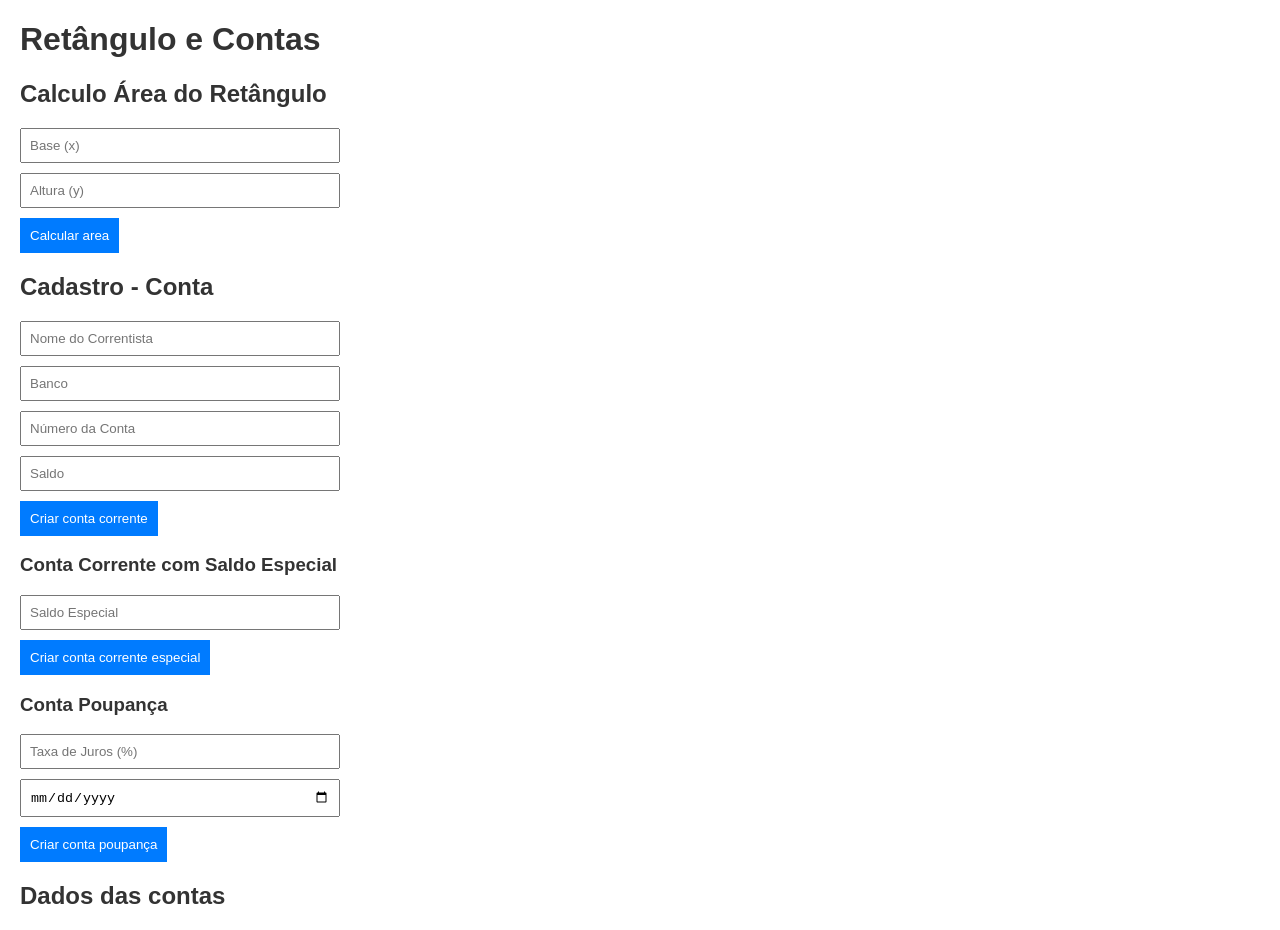
<file: Atividade12/index.html>
<!DOCTYPE html>
<html lang="pt-BR">
<head>
    <meta charset="UTF-8">
    <meta name="viewport" content="width=device-width, initial-scale=1.0">
    <title>Classes</title>
    <link rel="stylesheet" href="style.css">
</head>
<body>
    <h1>Retângulo e Contas</h1>

    <section>
        <h2>Calculo Área do Retângulo</h2>
        <input type="number" id="base" placeholder="Base (x)" required>
        <input type="number" id="altura" placeholder="Altura (y)" required>
        <button onclick="calcularArea()">Calcular area</button>
        <p id="resultado-area"></p>
    </section>

    <section>
        <h2>Cadastro - Conta</h2>
        <input type="text" id="nome" placeholder="Nome do Correntista" required>
        <input type="text" id="banco" placeholder="Banco" required>
        <input type="text" id="numeroConta" placeholder="Número da Conta" required>
        <input type="number" id="saldo" placeholder="Saldo" required>
        <button onclick="criarConta()">Criar conta corrente</button>

        <h3>Conta Corrente com Saldo Especial</h3>
        <input type="number" id="saldoEspecial" placeholder="Saldo Especial" required>
        <button onclick="criarContaCorrente()">Criar conta corrente especial</button>

        <h3>Conta Poupança</h3>
        <input type="number" id="juros" placeholder="Taxa de Juros (%)" required>
        <input type="date" id="dataVencimento" required>
        <button onclick="criarContaPoupanca()">Criar conta poupança</button>

        <h2>Dados das contas</h2>
        <p id="dados-contas"></p>
    </section>

    <script src="ativo.js"></script>
</body>
</html>
</file>
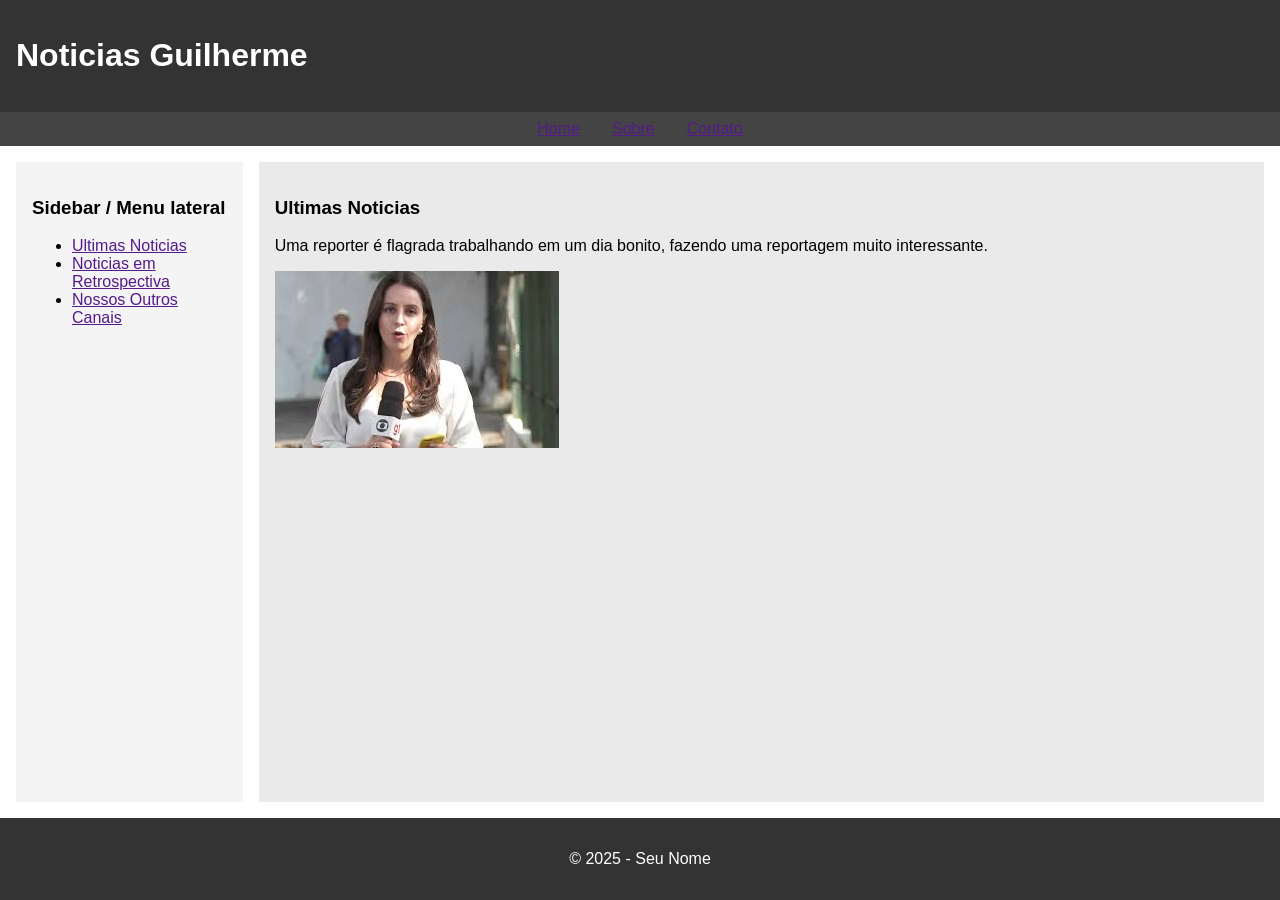
<file: Atividade4/index.html>
<!DOCTYPE html>
<html lang="pt-BR">
<head>
  <meta charset="UTF-8">
  <meta name="viewport" content="width=device-width, initial-scale=1.0">
  <title>Noticias Guilherme</title>
  <link rel="stylesheet" href="style.css">
</head>
<body>
  <div class="container">

    <div class="header">
      <h1>Noticias Guilherme</h1>
    </div>

    <div class="nav">
      <div><a href="">Home</a></div>
      <div><a href="">Sobre</a></div>
      <div><a href="">Contato</a></div>
    </div>

    <div class="main">
        <div class="sidebar">
            <h3>Sidebar / Menu lateral</h3>
                <ul>
                    <li><a href="">Ultimas Noticias</a></li>
                    <li><a href="">Noticias em Retrospectiva</a></li>
                    <li><a href="">Nossos Outros Canais</a></li>
                </ul>
        </div>
        <div class="content">
            <h3>Ultimas Noticias</h3>
            <p>Uma reporter é flagrada trabalhando em um dia bonito, fazendo uma reportagem muito interessante.</p>
            <img src="images.jpeg" alt="Foto de uma reporter">
        </div>
    </div>

    <div class="footer">
      <p>© 2025 - Seu Nome</p>
    </div>

  </div>
</body>
</html>
</file>
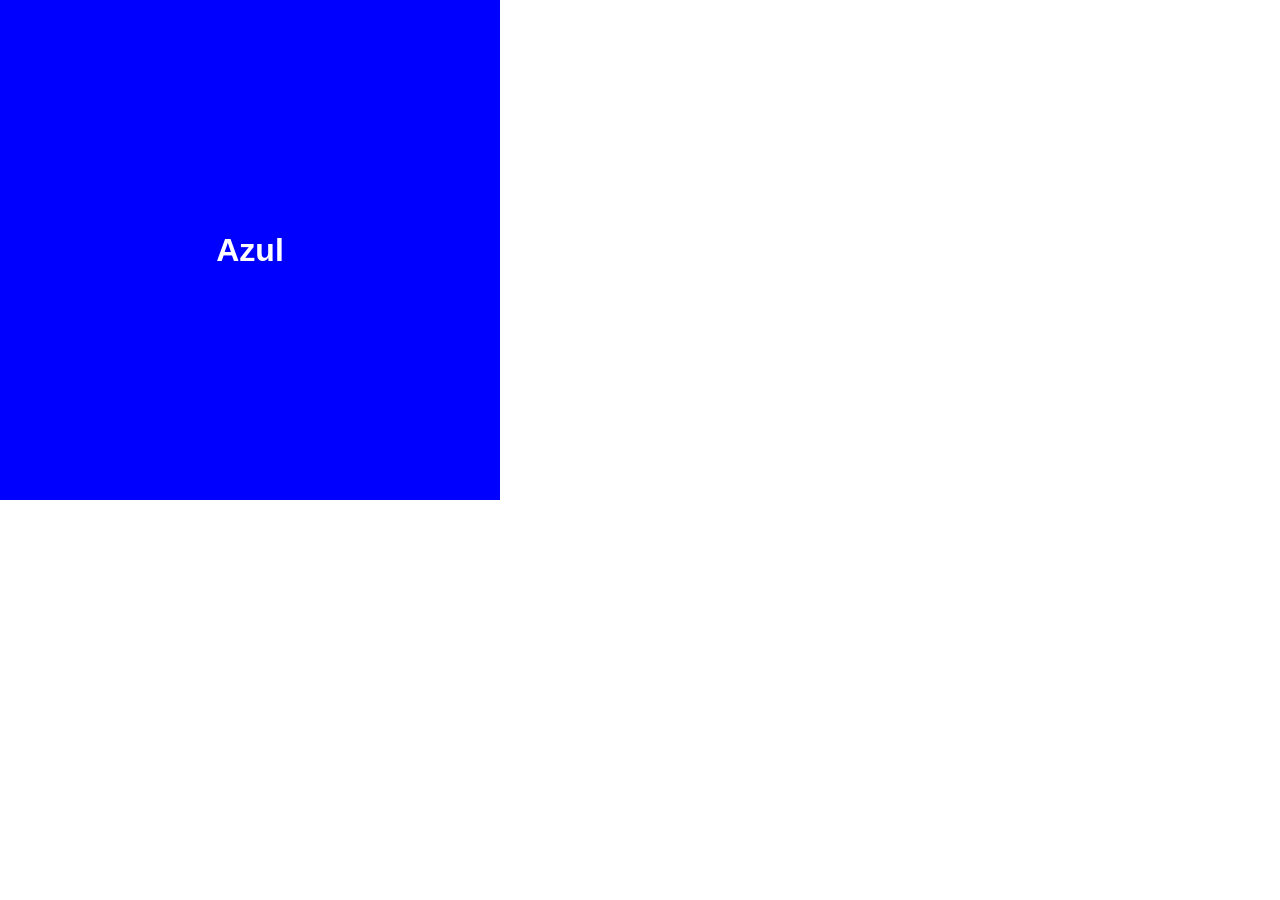
<file: Atividade5/index.HTML>
<!DOCTYPE html>
<html lang="pt-BR">
    
<head>
    <meta charset="UTF-8">
    <meta name="viewport" content="width=device-width, initial-scale=1.0">
    <title>Div Troca de cor e nome - resposividade</title>
    <link rel="stylesheet" href="styles.css">
</head>
<body>
    <div class="responsive-box">
        <h2 id="color-name"></h2>
    </div>
</body>
</html>
</file>
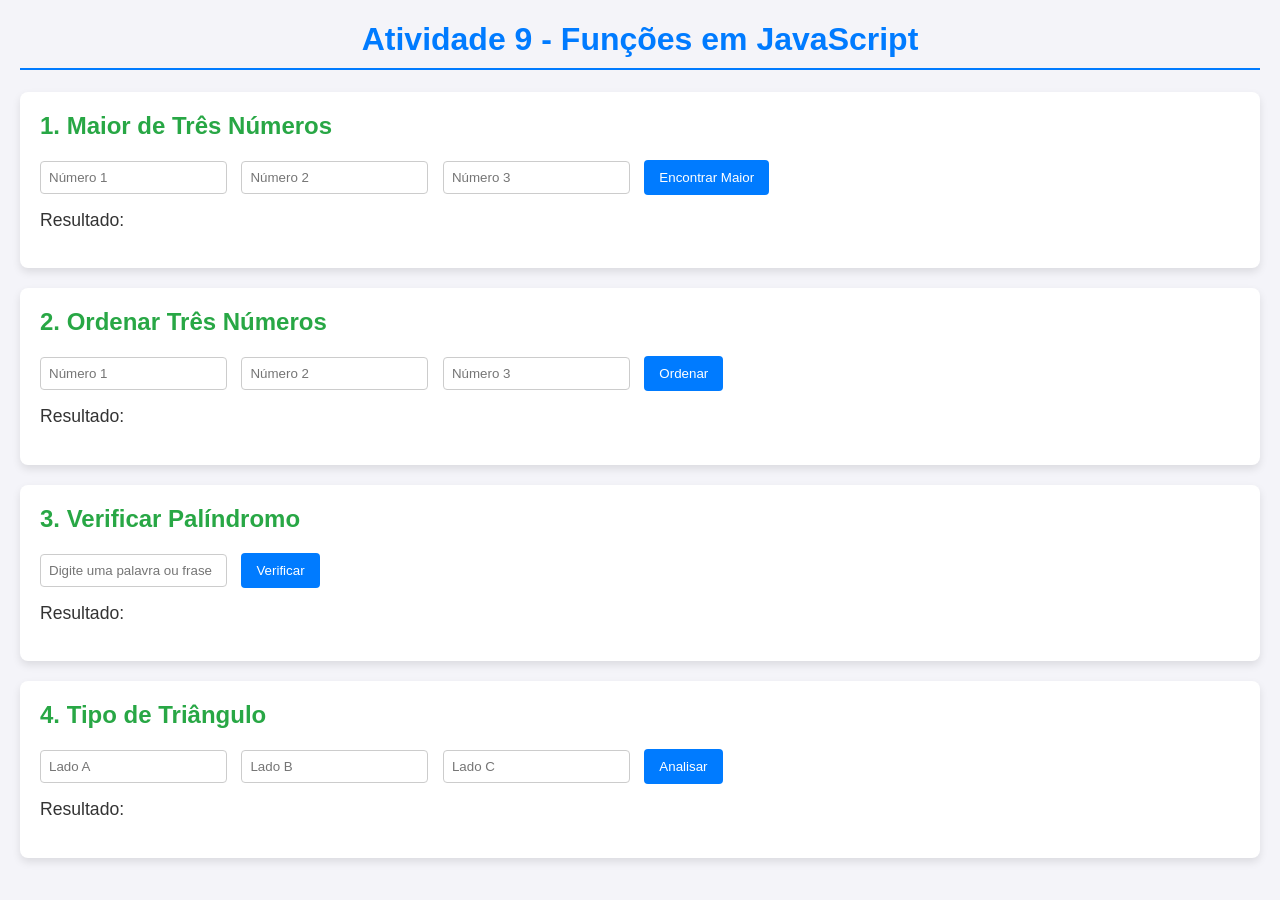
<file: Atividade9/index.html>
<!DOCTYPE html>
<html lang="pt-BR">
<head>
    <meta charset="UTF-8">
    <meta name="viewport" content="width=device-width, initial-scale=1.0">
    <title>Atividade 9 - Funções JS</title>
    <link rel="stylesheet" href="style.css">
</head>
<body>
    <h1>Atividade 9 - Funções em JavaScript</h1>

    <section>
        <h2>1. Maior de Três Números</h2>
        <input type="number" id="num1_maior" placeholder="Número 1">
        <input type="number" id="num2_maior" placeholder="Número 2">
        <input type="number" id="num3_maior" placeholder="Número 3">
        <button onclick="encontrarMaior()">Encontrar Maior</button>
        <p>Resultado: <span id="resultado_maior"></span></p>
    </section>

    <section>
        <h2>2. Ordenar Três Números</h2>
        <input type="number" id="num1_ordenar" placeholder="Número 1">
        <input type="number" id="num2_ordenar" placeholder="Número 2">
        <input type="number" id="num3_ordenar" placeholder="Número 3">
        <button onclick="ordenarNumeros()">Ordenar</button>
        <p>Resultado: <span id="resultado_ordenar"></span></p>
    </section>

    <section>
        <h2>3. Verificar Palíndromo</h2>
        <input type="text" id="palavra_palindromo" placeholder="Digite uma palavra ou frase">
        <button onclick="verificarPalindromo()">Verificar</button>
        <p>Resultado: <span id="resultado_palindromo"></span></p>
    </section>

    <section>
        <h2>4. Tipo de Triângulo</h2>
        <input type="number" id="ladoA_triangulo" placeholder="Lado A">
        <input type="number" id="ladoB_triangulo" placeholder="Lado B">
        <input type="number" id="ladoC_triangulo" placeholder="Lado C">
        <button onclick="analisarTriangulo()">Analisar</button>
        <p>Resultado: <span id="resultado_triangulo"></span></p>
    </section>

    <script src="script.js"></script>
</body>
</html>
</file>
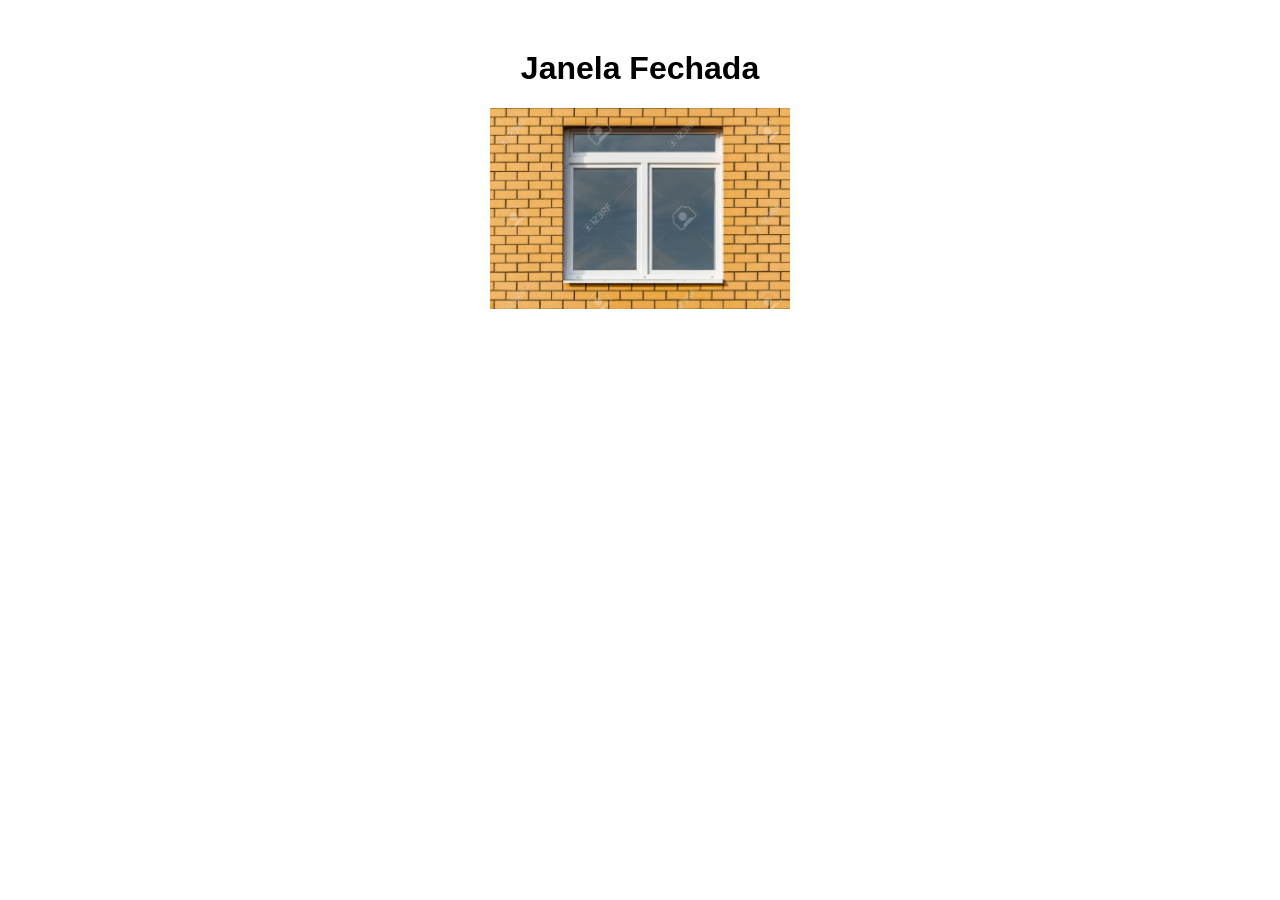
<file: Atividade13/index2.html>
<!DOCTYPE html>
<html lang="pt-BR">
<head>
    <meta charset="UTF-8">
    <meta name="viewport" content="width=device-width, initial-scale=1.0">
    <title>Janela iNTERAÇÃO</title>
    <link rel="stylesheet" href="style2.css">
</head>
<body>
    <h1 id="status">Janela Fechada</h1>
    <img id="janela" src="janela_fechada.jpg" alt="Janela Fechada" />

    <script src="ativo2.js"></script>
</body>
</html>
</file>
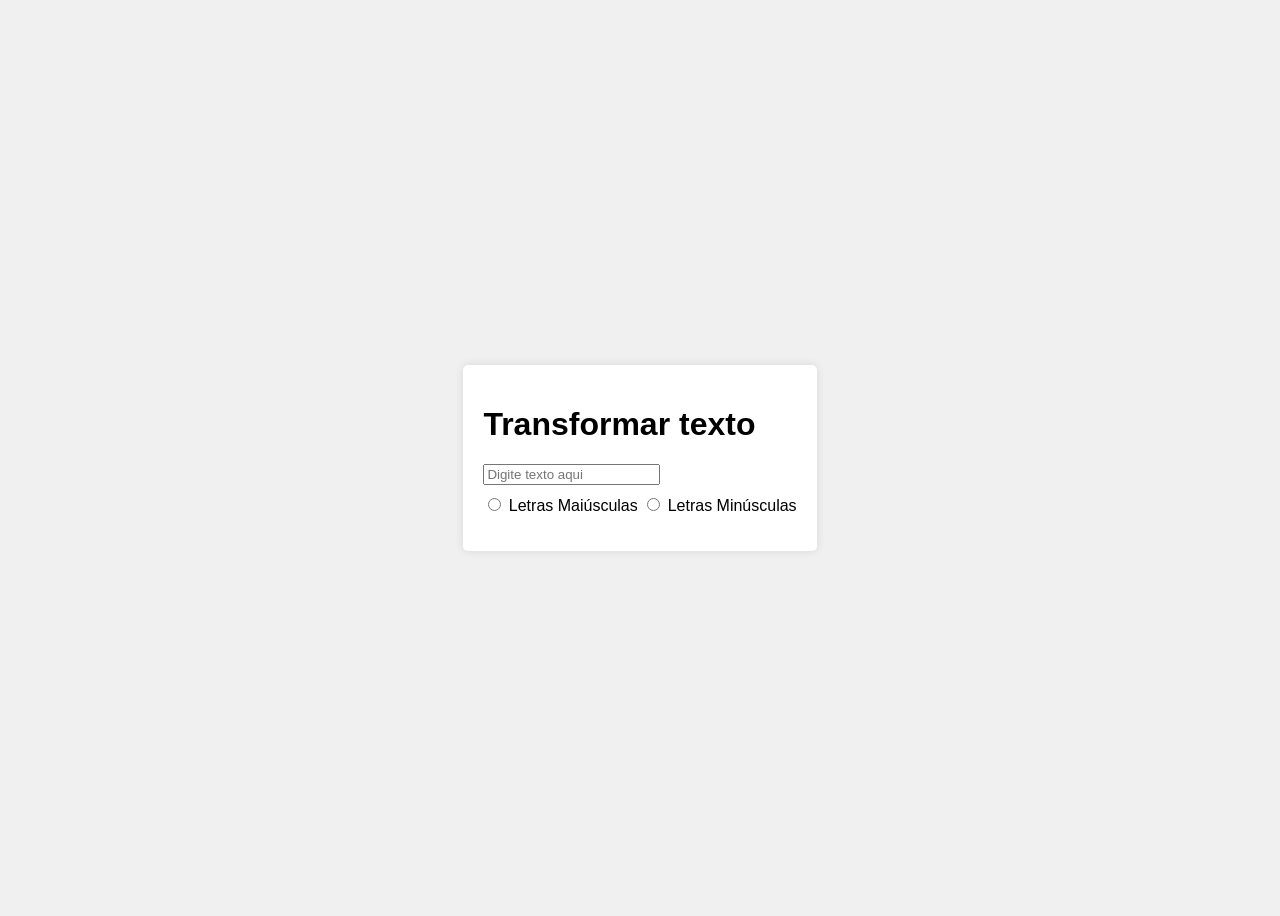
<file: Atividade14/ativ14.html>
<!DOCTYPE html>
<html lang="pt-BR">
<head>
    <meta charset="UTF-8">
    <meta name="viewport" content="width=device-width">
    <title>Transformar texto</title>
    <link rel="stylesheet" href="estilos3.css">
</head>
<body>
    <div class="container">
        <h1>Transformar texto</h1>
        <input type="text" id="texto" placeholder="Digite texto aqui">
        <div class="radio-buttons">
            <label>
                <input type="radio" name="transformacao" value="maiusculas" onclick="transformarTexto()"> Letras Maiúsculas
            </label>
            <label>
                <input type="radio" name="transformacao" value="minusculas" onclick="transformarTexto()"> Letras Minúsculas
            </label>
        </div>
        <p id="resultado"></p>
    </div>
    <script src="base3.js"></script>
</body>
</html>
</file>
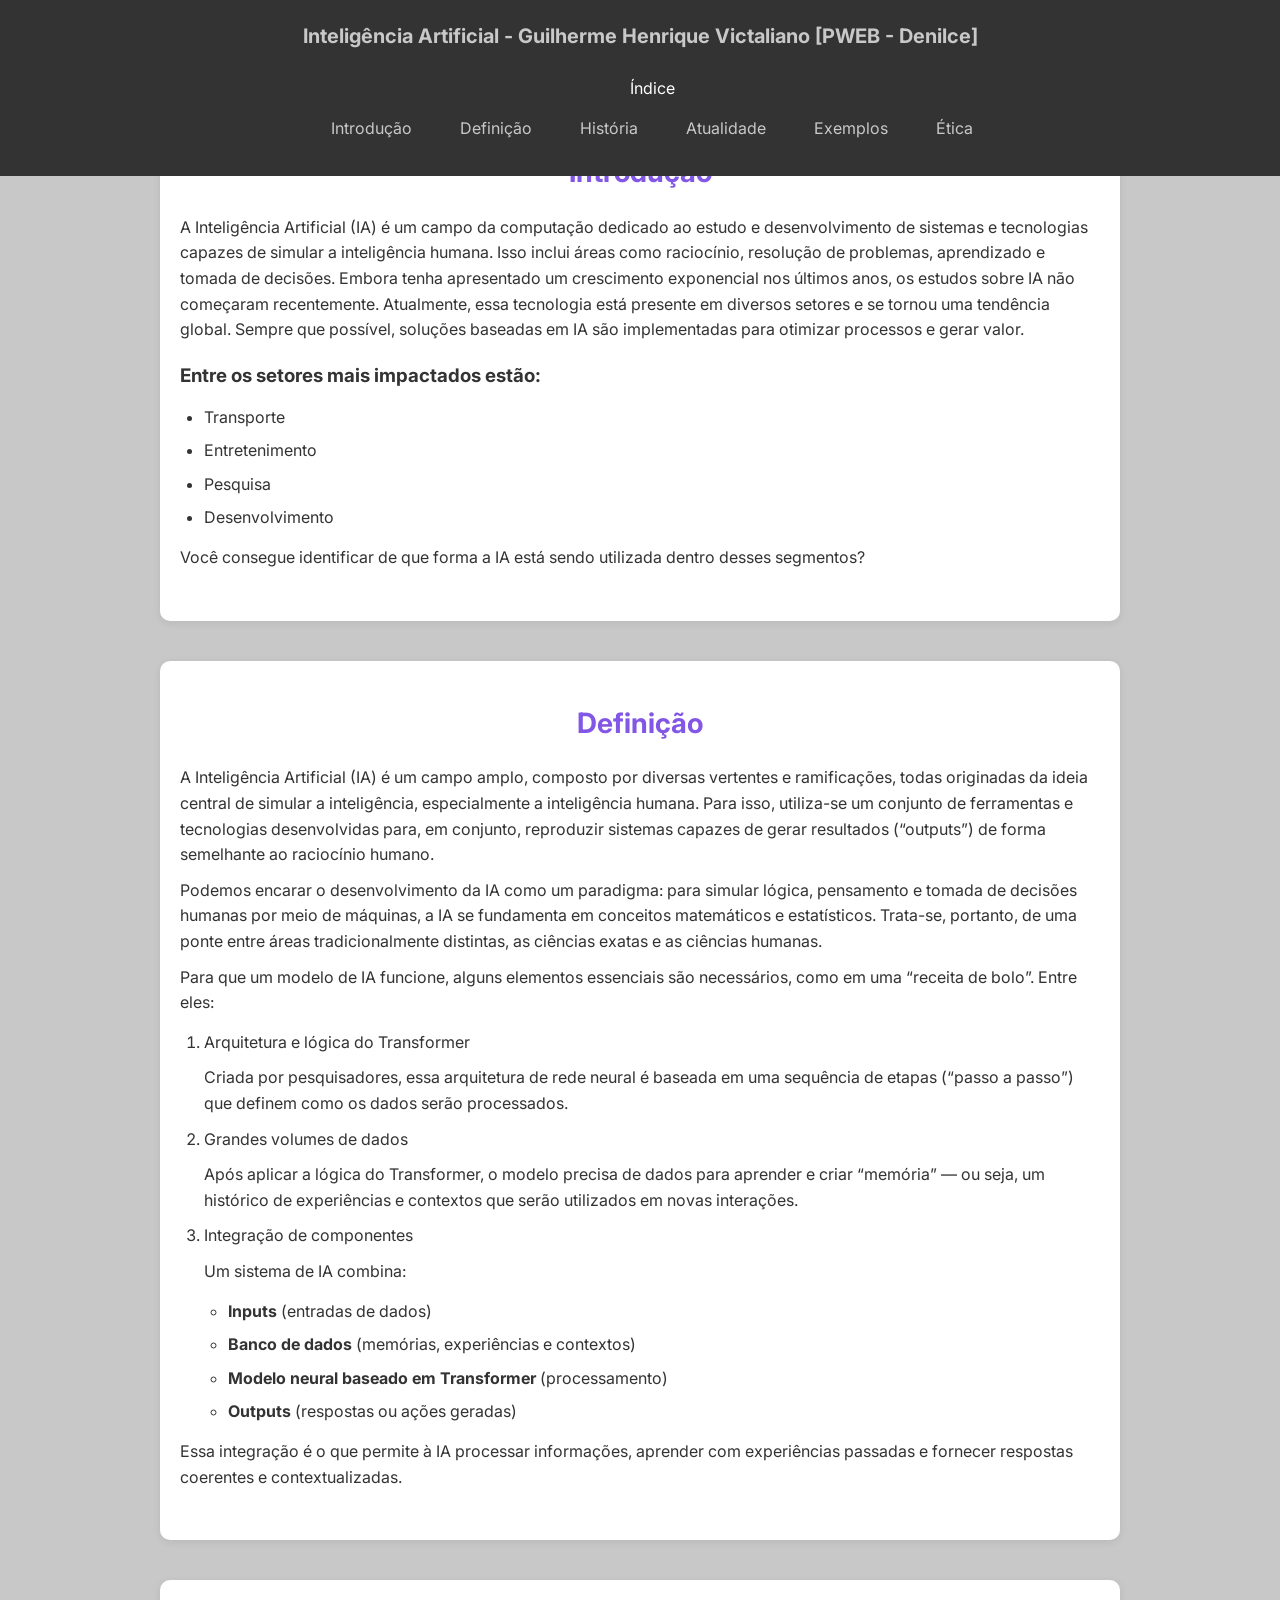
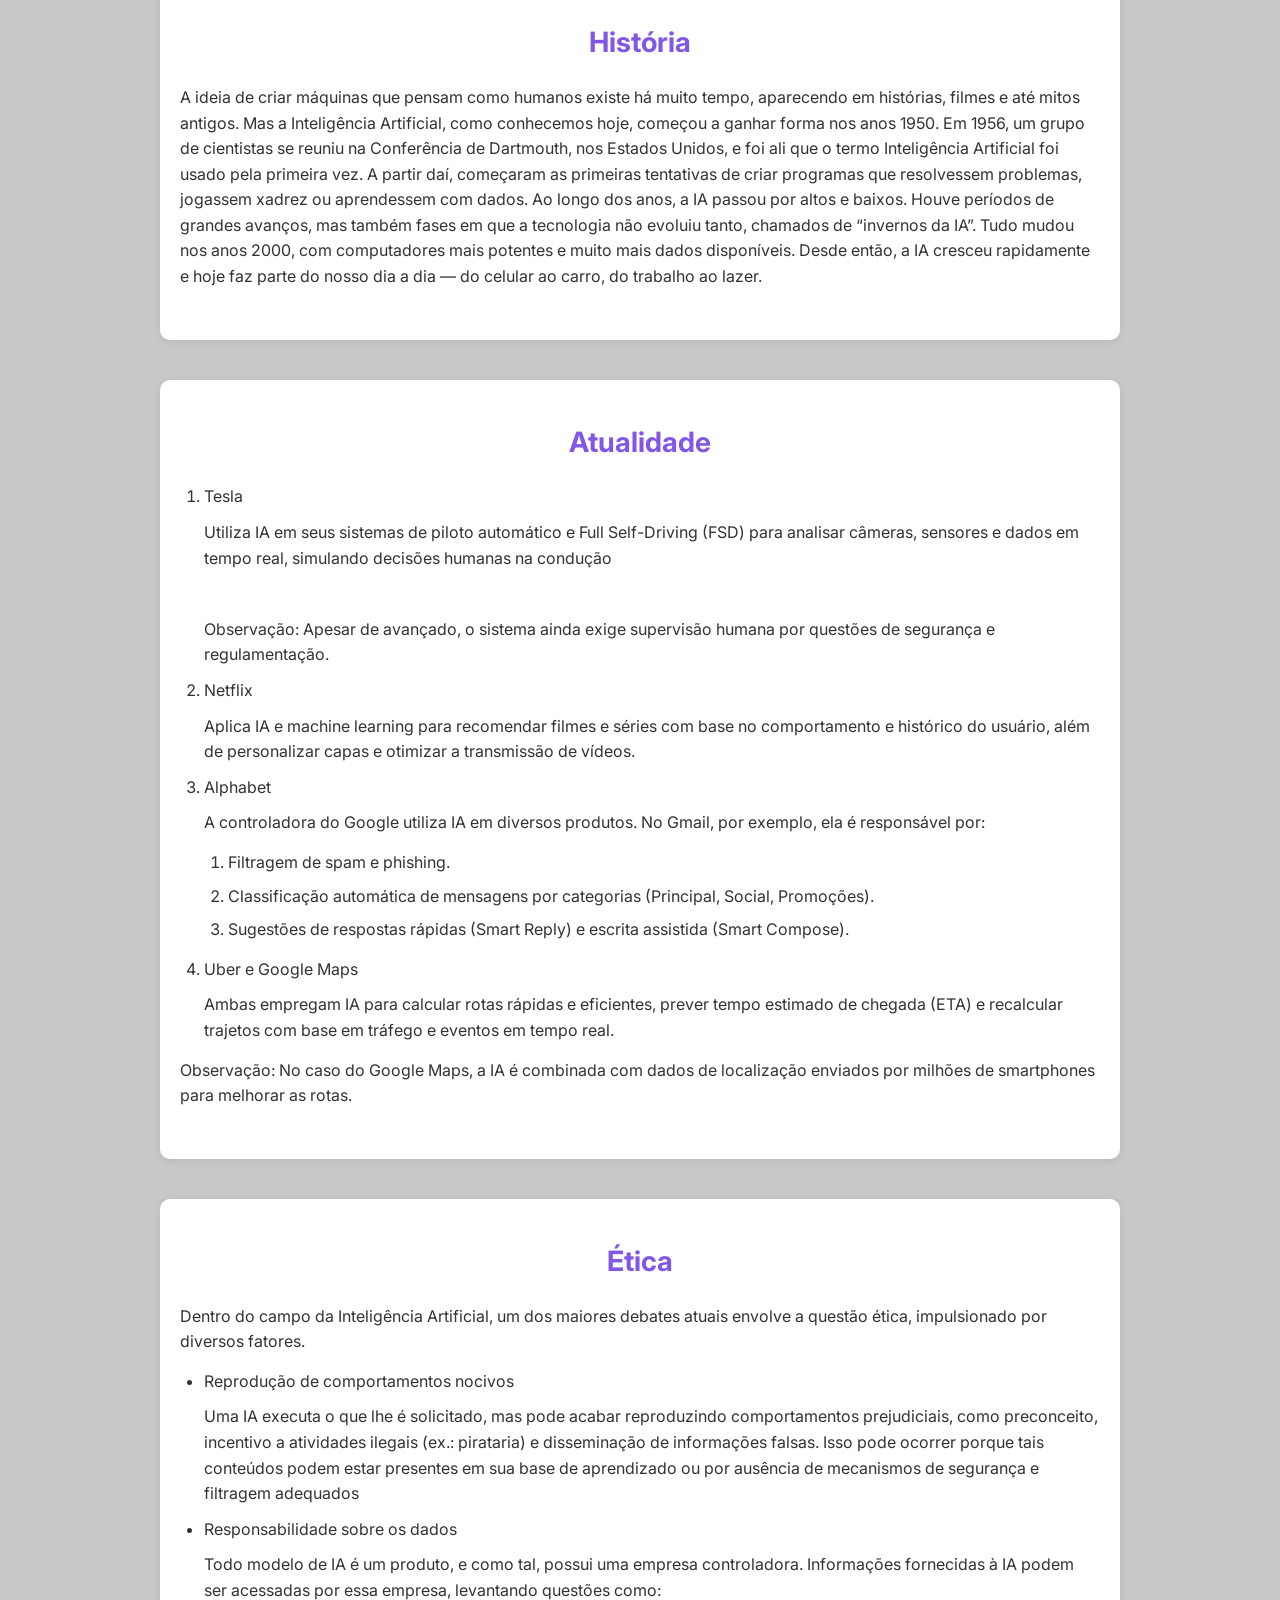
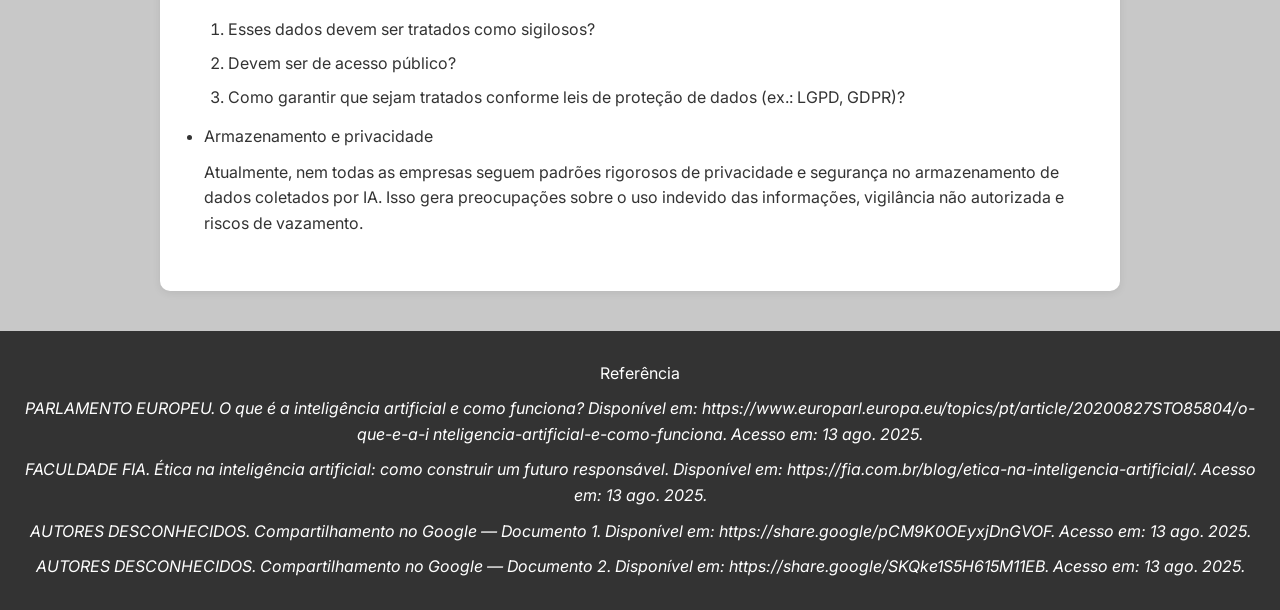
<file: Atividade3/index1.html>
<!DOCTYPE html>
<html lang="pt-BR">
<head>
    <meta charset="UTF-8" />
    <meta http-equiv="X-UA-Compatible" content="IE=edge" />
    <meta name="viewport" content="width=device-width, initial-scale=1.0" />
    <title>Inteligência Artificial</title>
    <link rel="stylesheet" type="text/css" href="style1.css" />
</head>
<body>
    <!-- Cabeçalho do site -->
    <header class="header-1">
        <!-- Título / Logo -->
        <h1 class="nav-logo">Inteligência Artificial - Guilherme Henrique Victaliano [PWEB - Denilce]</h1>

        <!-- Menu de navegação -->
        <nav class="nav">
            <ul class="nav-list">
                <h3>Índice</h3>
                <li class="nav-item"><a class="nav-link" href="#">Introdução</a></li>
                <li class="nav-item"><a class="nav-link" href="#">Definição</a></li>
                <li class="nav-item"><a class="nav-link" href="#">História</a></li>
                <li class="nav-item"><a class="nav-link" href="#">Atualidade</a></li>
                <li class="nav-item"><a class="nav-link" href="#">Exemplos</a></li>
                <li class="nav-item"><a class="nav-link" href="#">Ética</a></li>
            </ul>
        </nav>
    </header>

    <main>
        <section class="section">
            <h2 class="section-title">Introdução</h2>
            <p>
                A Inteligência Artificial (IA) é um campo da computação dedicado ao estudo e
                desenvolvimento de sistemas e tecnologias capazes de simular a inteligência
                humana. Isso inclui áreas como raciocínio, resolução de problemas, aprendizado e
                tomada de decisões.
                Embora tenha apresentado um crescimento exponencial nos últimos anos, os
                estudos sobre IA não começaram recentemente. Atualmente, essa tecnologia está
                presente em diversos setores e se tornou uma tendência global. Sempre que
                possível, soluções baseadas em IA são implementadas para otimizar processos e
                gerar valor.
            </p>

            <h3>Entre os setores mais impactados estão:</h3>
            <ul>
                <li>Transporte</li>
                <li>Entretenimento</li>
                <li>Pesquisa</li>
                <li>Desenvolvimento</li>
            </ul>
            <p>
                Você consegue identificar de que forma a IA está sendo utilizada dentro desses
                segmentos?
            </p>
        </section>

        <section class="section">
            <h2 class="section-title">Definição</h2>

            <article>
                <p>
                    A Inteligência Artificial (IA) é um campo amplo, composto por diversas vertentes e
                    ramificações, todas originadas da ideia central de simular a inteligência,
                    especialmente a inteligência humana. Para isso, utiliza-se um conjunto de
                    ferramentas e tecnologias desenvolvidas para, em conjunto, reproduzir sistemas
                    capazes de gerar resultados (“outputs”) de forma semelhante ao raciocínio humano.
                </p>
                <p>
                    Podemos encarar o desenvolvimento da IA como um paradigma: para simular
                    lógica, pensamento e tomada de decisões humanas por meio de máquinas, a IA se
                    fundamenta em conceitos matemáticos e estatísticos. Trata-se, portanto, de uma
                    ponte entre áreas tradicionalmente distintas, as ciências exatas e as ciências
                    humanas.
                </p>
                <p>Para que um modelo de IA funcione, alguns elementos essenciais são necessários,
                    como em uma “receita de bolo”. Entre eles:</p>
                <ol>
                    <li>Arquitetura e lógica do Transformer</li>
                    <p>
                        Criada por pesquisadores, essa arquitetura de rede neural é baseada em
                        uma sequência de etapas (“passo a passo”) que definem como os dados
                        serão processados.
                    </p>
                    <li>Grandes volumes de dados</li>
                    <p>
                        Após aplicar a lógica do Transformer, o modelo precisa de dados para
                        aprender e criar “memória” — ou seja, um histórico de experiências e
                        contextos que serão utilizados em novas interações.
                    </p>
                    <li>Integração de componentes</li>
                    <p>Um sistema de IA combina:</p>
                    <ul>
                        <li><b>Inputs</b> (entradas de dados)</li>
                        <li><b>Banco de dados</b> (memórias, experiências e contextos)</li>
                        <li><b>Modelo neural baseado em Transformer</b> (processamento)</li>
                        <li><b>Outputs</b> (respostas ou ações geradas)</li>
                    </ul>
                </ol>
                <p>
                    Essa integração é o que permite à IA processar informações, aprender com
                    experiências passadas e fornecer respostas coerentes e contextualizadas.
                </p>
            </article>
        </section>

        <section class="section">
            <h2 class="section-title">História</h2>
            <p>
                A ideia de criar máquinas que pensam como humanos existe há muito tempo,
                aparecendo em histórias, filmes e até mitos antigos. Mas a Inteligência Artificial,
                como conhecemos hoje, começou a ganhar forma nos anos 1950.
                Em 1956, um grupo de cientistas se reuniu na Conferência de Dartmouth, nos
                Estados Unidos, e foi ali que o termo Inteligência Artificial foi usado pela primeira
                vez. A partir daí, começaram as primeiras tentativas de criar programas que
                resolvessem problemas, jogassem xadrez ou aprendessem com dados.
                Ao longo dos anos, a IA passou por altos e baixos. Houve períodos de grandes
                avanços, mas também fases em que a tecnologia não evoluiu tanto, chamados de
                “invernos da IA”. Tudo mudou nos anos 2000, com computadores mais potentes e
                muito mais dados disponíveis. Desde então, a IA cresceu rapidamente e hoje faz
                parte do nosso dia a dia — do celular ao carro, do trabalho ao lazer.
            </p>
        </section>

        <section class="section">
            <h2 class="section-title">Atualidade</h2>
            <ol>
                <li>Tesla</li>
                <p>
                    Utiliza IA em seus sistemas de piloto automático e Full Self-Driving (FSD)
                    para analisar câmeras, sensores e dados em tempo real, simulando decisões
                    humanas na condução
                </p>
                <br />
                <p>
                    Observação: Apesar de avançado, o sistema ainda exige supervisão
                    humana por questões de segurança e regulamentação.
                </p>

                <li>Netflix</li>
                <p>
                    Aplica IA e machine learning para recomendar filmes e séries com base no
                    comportamento e histórico do usuário, além de personalizar capas e otimizar
                    a transmissão de vídeos.
                </p>

                <li>Alphabet</li>
                <p>
                    A controladora do Google utiliza IA em diversos produtos. No Gmail, por
                    exemplo, ela é responsável por:
                </p>
                <ol>
                    <li>Filtragem de spam e phishing.</li>
                    <li>
                        Classificação automática de mensagens por categorias (Principal,
                        Social, Promoções).
                    </li>
                    <li>
                        Sugestões de respostas rápidas (Smart Reply) e escrita assistida
                        (Smart Compose).
                    </li>
                </ol>

                <li>Uber e Google Maps</li>
                <p>
                    Ambas empregam IA para calcular rotas rápidas e eficientes, prever
                    tempo estimado de chegada (ETA) e recalcular trajetos com base em
                    tráfego e eventos em tempo real.
                </p>
            </ol>
            <p>
                Observação: No caso do Google Maps, a IA é combinada com dados de
                localização enviados por milhões de smartphones para melhorar as rotas.
            </p>
        </section>

    
        <section class="section">
            <h2 class="section-title">Ética</h2>
            <p>
                Dentro do campo da Inteligência Artificial, um dos maiores debates atuais envolve a
                questão ética, impulsionado por diversos fatores.
            </p>
            <ul>
                <li>Reprodução de comportamentos nocivos</li>
                <p>
                    Uma IA executa o que lhe é solicitado, mas pode acabar reproduzindo
                    comportamentos prejudiciais, como preconceito, incentivo a atividades ilegais
                    (ex.: pirataria) e disseminação de informações falsas. Isso pode ocorrer
                    porque tais conteúdos podem estar presentes em sua base de aprendizado
                    ou por ausência de mecanismos de segurança e filtragem adequados
                </p>

                <li>Responsabilidade sobre os dados</li>
                <p>
                    Todo modelo de IA é um produto, e como tal, possui uma empresa
                    controladora. Informações fornecidas à IA podem ser acessadas por essa
                    empresa, levantando questões como:
                </p>
                <ol>
                    <li>Esses dados devem ser tratados como sigilosos?</li>
                    <li>Devem ser de acesso público?</li>
                    <li>
                        Como garantir que sejam tratados conforme leis de proteção de dados
                        (ex.: LGPD, GDPR)?
                    </li>
                </ol>

                <li>Armazenamento e privacidade</li>
                <p>
                    Atualmente, nem todas as empresas seguem padrões rigorosos de
                    privacidade e segurança no armazenamento de dados coletados por IA. Isso
                    gera preocupações sobre o uso indevido das informações, vigilância não
                    autorizada e riscos de vazamento.
                </p>
            </ul>
        </section>
    </main>


    <footer>
        <p>Referência</p>
        <address>
            <p>PARLAMENTO EUROPEU. O que é a inteligência artificial e como funciona? Disponível em: https://www.europarl.europa.eu/topics/pt/article/20200827STO85804/o-que-e-a-i nteligencia-artificial-e-como-funciona. Acesso em: 13 ago. 2025. </p>
            <p>FACULDADE FIA. Ética na inteligência artificial: como construir um futuro responsável. Disponível em: https://fia.com.br/blog/etica-na-inteligencia-artificial/. Acesso em: 13 ago. 2025. </p>
            <p>AUTORES DESCONHECIDOS. Compartilhamento no Google — Documento 1. Disponível em: https://share.google/pCM9K0OEyxjDnGVOF. Acesso em: 13 ago. 2025. </p>
            <p>AUTORES DESCONHECIDOS. Compartilhamento no Google — Documento 2. Disponível em: https://share.google/SKQke1S5H615M11EB. Acesso em: 13 ago. 2025. </p>
        </address>
    </footer>
</body>
</html>
</file>
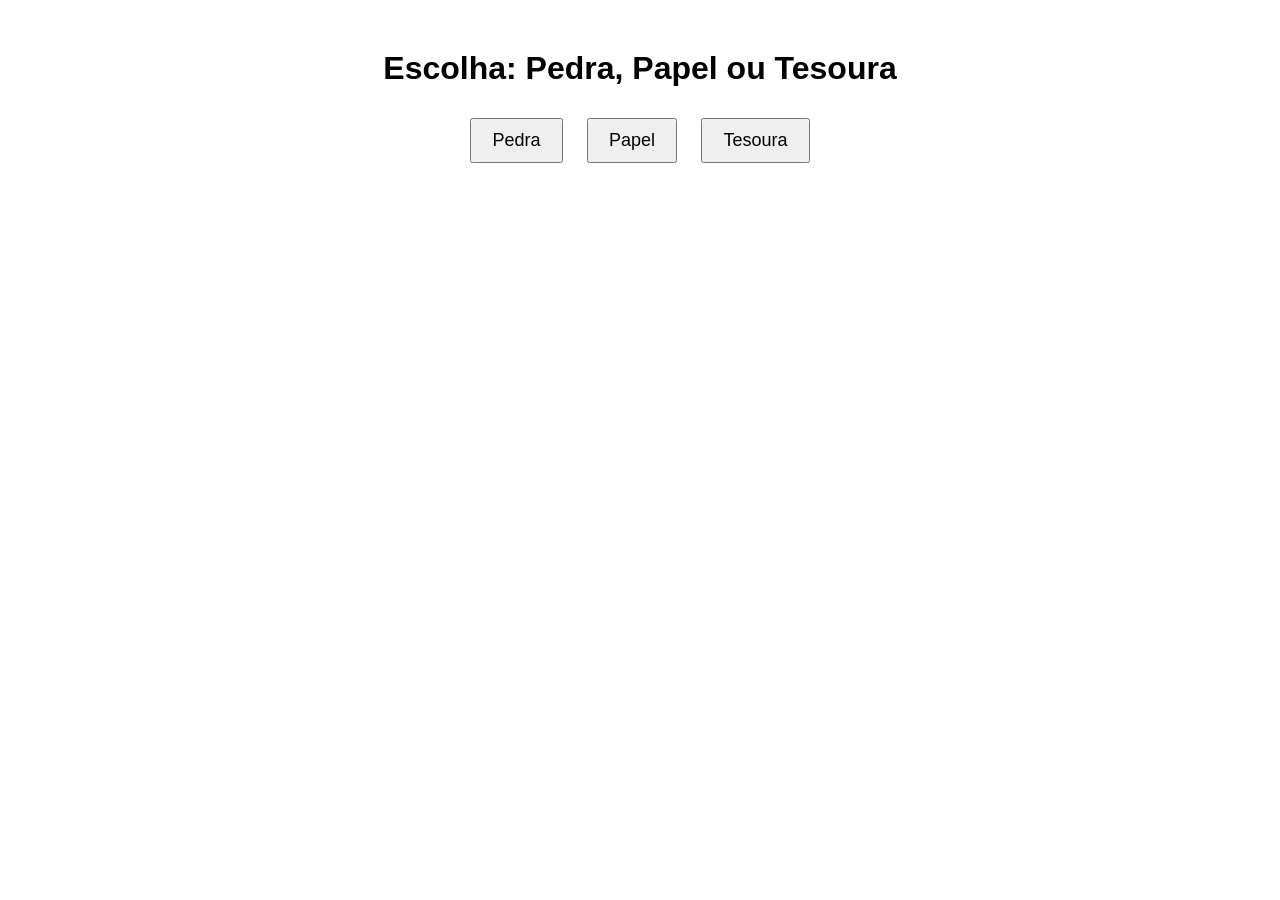
<file: Atividade7/atividade7.html>
<!DOCTYPE html>
<html lang="pt-BR">
<head>
    <meta charset="UTF-8">
    <meta name="viewport" content="width=device-width, initial-scale=1.0">
    <title>Pedra, Papel ou Tesoura</title>
    <style>
        body {
            font-family: Arial, sans-serif;
            text-align: center;
            margin-top: 50px;
        }
        .botton {
            padding: 10px 20px;
            font-size: 18px;
            margin: 10px;
        }
    </style>
</head>
<body>

    <h1>Escolha: Pedra, Papel ou Tesoura</h1>
    
    <button class="botton" onclick="jogar('pedra')">Pedra</button>
    <button class="botton" onclick="jogar('papel')">Papel</button>
    <button class="botton" onclick="jogar('tesoura')">Tesoura</button>
    
    <h2 id="resultado"></h2>
    
    <script src="atividade7.js"></script>
</body>
</html>
</file>
<file: Atividade12/style.css>
body {
    font-family: Arial, sans-serif;
    margin: 20px;
}

h1, h2, h3 {
    color: #333;
}

input {
    display: block;
    margin: 10px 0;
    padding: 8px;
    width: 300px;
}

button {
    padding: 10px;
    background-color: #007BFF;
    color: white;
    border: none;
    cursor: pointer;
}

button:hover {
    background-color: #0056b3;
}
</file>
<file: Atividade4/style.css>
body {
  margin: 0;
  font-family: Arial, sans-serif;
}

/* Configuraçoes Principais */
.container {
  display: flex;
  flex-direction: column; /*empilha os itens da semantica na vertical*/
  min-height: 100vh;
}

/* Cabeçalho - Nome/Logo do Siet */
.header {
  background: #333;
  color: #fff;
  padding: 1rem; /*espaço entre a borda e o item*/
}

/* Navegação - Menu de Opções*/
.nav {
  background: #444;
  color: #fff;
  display: flex;
  justify-content: center; /*centralizar o item */
  gap: 2rem; /*espaço entre os itens, nesse caso, os div do cabeçalho*/
  padding: 0.5rem;
}

/* Principal Geral */
.main {
  flex: 1;
  display: flex;
  flex-direction: row;
  gap: 1rem; 
  padding: 1rem;
}

.sidebar {
  flex: 1;
  background: #f4f4f4;
  padding: 1rem;
}

.content {
  flex: 5;
  background: #eaeaea;
  padding: 1rem;
}

/* Rodape, canto inferor da pagina */
.footer {
  background: #333;
  color: #fff;
  text-align: center;
  padding: 1rem;
}
</file>
<file: Atividade5/styles.css>
body {
    margin: 0;
    font-family: Arial, sans-serif;
}

.responsive-box {
    width: 500px;
    height: 500px;
    display: flex;
    justify-content: center;
    align-items: center;
}

#color-name {
    margin: 0;
    font-size: 2em;
    color: white;
}

@media (max-width: 420px) {
    .responsive-box {
        background-color: gray;
    }
    #color-name::before {
        content: "Cinza";
    }
}

@media (min-width: 421px) and (max-width: 768px) {
    .responsive-box {
        background-color: orange;
    }
    #color-name::before {
        content: "Laranja";
    }
}

@media (min-width: 769px) and (max-width: 1024px) {
    .responsive-box {
        background-color: pink;
    }
    #color-name::before {
        content: "Rosa";
    }
}

@media (min-width: 1025px) and (max-width: 1080px) {
    .responsive-box {
        background-color: red;
    }
    #color-name::before {
        content: "Vermelho";
    }
}


@media (min-width: 1081px) and (max-width: 1366px) {
    .responsive-box {
        background-color: blue;
    }
    #color-name::before {
        content: "Azul";
    }
}

@media (min-width: 1367px) and (max-width: 1920px) {
    .responsive-box {
        background-color: yellow;
    }
    #color-name::before {
        content: "Amarelo";
    }
}


@media (min-width: 1921px) {
    .responsive-box {
        background-color: green;
    }
    #color-name::before {
        content: "Verde";
    }
}
</file>
<file: Atividade9/style.css>
body {
    font-family: Arial, sans-serif;
    margin: 20px;
    background-color: #f4f4f9;
    color: #333;
}

h1 {
    color: #007bff;
    text-align: center;
    border-bottom: 2px solid #007bff;
    padding-bottom: 10px;
}

section {
    background-color: #fff;
    padding: 20px;
    margin-bottom: 20px;
    border-radius: 8px;
    box-shadow: 0 4px 8px rgba(0, 0, 0, 0.1);
}

h2 {
    color: #28a745;
    margin-top: 0;
}

input[type="number"], input[type="text"] {
    padding: 8px;
    margin-right: 10px;
    border: 1px solid #ccc;
    border-radius: 4px;
}

button {
    padding: 10px 15px;
    background-color: #007bff;
    color: white;
    border: none;
    border-radius: 4px;
    cursor: pointer;
    transition: background-color 0.3s;
}

button:hover {
    background-color: #0056b3;
}

p {
    margin-top: 15px;
    font-size: 1.1em;
}

#resultado_maior, #resultado_ordenar, #resultado_palindromo, #resultado_triangulo {
    font-weight: bold;
    color: #dc3545;
}
</file>
<file: Atividade13/style2.css>
body {
    text-align: center;
    font-family: Arial, sans-serif;
    margin: 50px;
}

img {
    width: 300px;
    cursor: pointer;
}
</file>
<file: Atividade14/estilos3.css>
body {
    font-family: Arial, sans-serif;
    display: flex;
    justify-content: center;
    align-items: center;
    height: 100vh;
    background-color: #f0f0f0;
}

.container {
    background: white;
    padding: 20px;
    border-radius: 5px;
    box-shadow: 0 0 10px rgba(0, 0, 0, 0.1);
}

.radio-buttons {
    margin: 10px 0;
}
</file>
<file: Atividade3/style1.css>
@import url('https://fonts.googleapis.com/css2?family=Inter:wght@400&display=swap');

* {
  margin: 0;
  padding: 0;
  box-sizing: border-box;
}

:root {
  --corprincipal: #c8c8c8;
  --cor-destaque: #8257E5;
  --cor-header: #333;
  --cor-texto: #333;
  --cor-branco: #ffffff;
}

html { scroll-behavior: smooth; }

body {
  font-family: Inter, Arial, sans-serif;
  line-height: 1.6;
  color: var(--cor-texto);
  background-color: var(--corprincipal);
  padding-top: 70px;
}

.header-1 {
  background-color: var(--cor-header);
  color: var(--cor-branco);
  padding: 15px 0;
  position: fixed;
  top: 0; left: 0; right: 0;
  width: 100%;
  z-index: 1000;
}

.nav {
  max-width: 960px;
  margin: 0 auto;
}

.nav-logo {
  color: var(--corprincipal);
  text-decoration: none;
  font-weight: bold;
  font-size: 20px;
  display: block;
  padding: 5px 0 10px 0;
  text-align: center;
}

.nav-list {
  list-style: none;
  text-align: center;
}

.nav-list h3 {
  color: var(--cor-branco);
  font-size: 16px;
  margin-bottom: 8px;
  font-weight: normal;
}

.nav-item {
  display: inline-block;
  margin: 6px 10px;
}

.nav-link {
  color: var(--corprincipal);
  text-decoration: none;
  padding: 6px 12px;
  border-radius: 4px;
  transition: all .25s ease;
}

.nav-link:hover,
.nav-link.active {
  color: var(--cor-branco);
  background-color: #555;
}

.section {
  max-width: 960px;
  margin: 40px auto;
  padding: 40px 20px;
  background: var(--cor-branco);
  border-radius: 10px;
  box-shadow: 0 2px 8px rgba(0,0,0,.08);
}

.section-title {
  text-align: center;
  margin-bottom: 20px;
  font-size: 28px;
  color: var(--cor-destaque);
}

section h3 {
  margin: 18px 0 10px;
  color: var(--cor-header);
}

ul, ol {
  margin: 14px 0 14px 24px;
}

li { margin-bottom: 8px; }

p { margin: 10px 0; }

article { margin-top: 8px; }

footer {
  text-align: center;
  padding: 20px;
  background: var(--cor-header);
  color: var(--cor-branco);
  margin-top: 40px;
}

@media (max-width: 700px) {
  .section {
    margin: 24px 12px;
    padding: 28px 16px;
  }

  .section-title {
    font-size: 24px;
  }

  .nav-item {
    margin: 4px 6px;
  }

  .nav-logo {
    font-size: 18px;
  }
}
</file>
